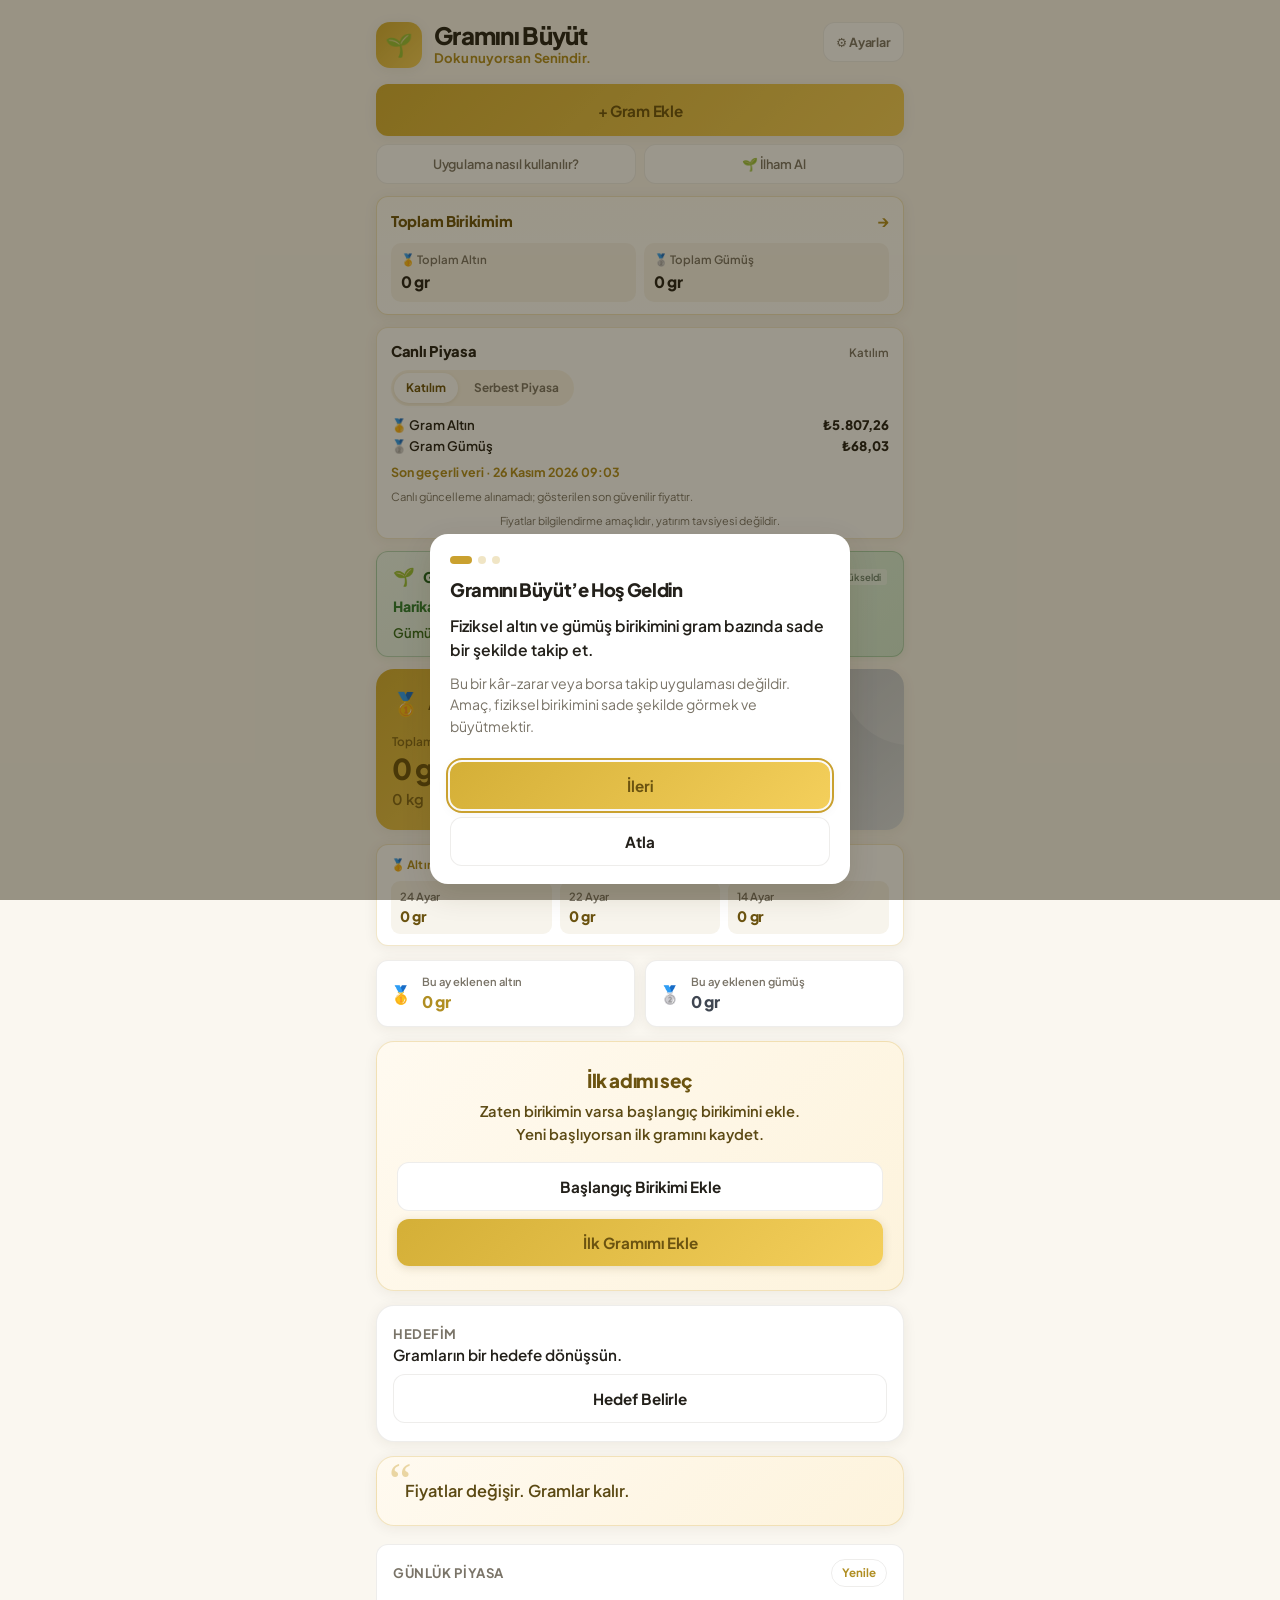
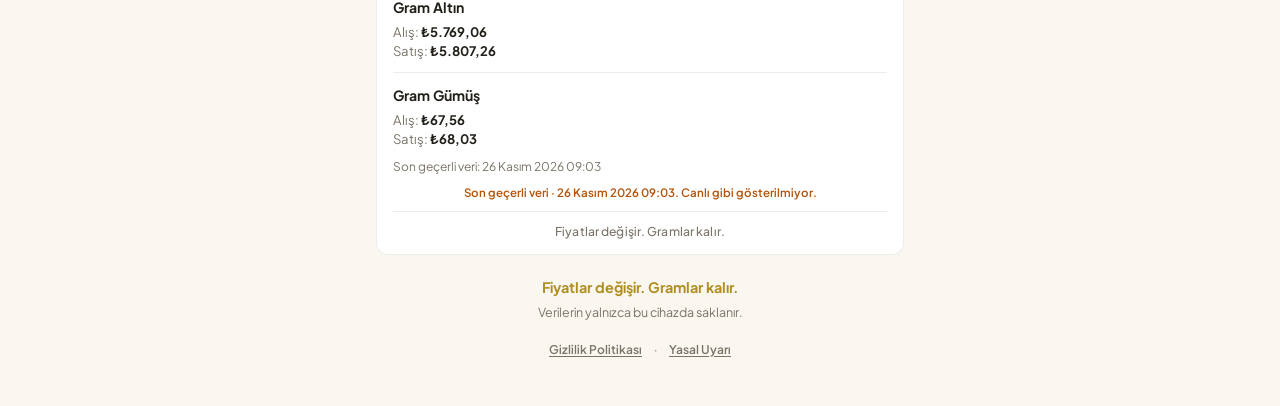
<file: index.html>
<!DOCTYPE html>
<html lang="tr">
<head>
  <meta charset="UTF-8">
  <meta name="viewport" content="width=device-width, initial-scale=1.0, viewport-fit=cover">
  <meta name="theme-color" content="#caa12f">
  <meta name="apple-mobile-web-app-capable" content="yes">
  <meta name="apple-mobile-web-app-title" content="Gramını Büyüt">
  <meta name="apple-mobile-web-app-status-bar-style" content="default">
  <meta name="description" content="Fiziksel altın ve külçe gümüş biriktirme alışkanlığı. Dokunuyorsan Senindir.">
  <title>Gramını Büyüt</title>
  <link rel="manifest" href="manifest.webmanifest">
  <link rel="icon" href="favicon.ico" sizes="48x48">
  <link rel="icon" href="icons/icon.svg" type="image/svg+xml">
  <link rel="icon" href="icons/icon-192.png" sizes="192x192" type="image/png">
  <link rel="apple-touch-icon" href="icons/apple-touch-icon.png">
  <link rel="stylesheet" href="styles.css?v=48">
  <link rel="preconnect" href="https://fonts.googleapis.com">
  <link rel="preconnect" href="https://fonts.gstatic.com" crossorigin>
  <link href="https://fonts.googleapis.com/css2?family=Plus+Jakarta+Sans:wght@400;500;600;700;800&display=swap" rel="stylesheet">
</head>
<body>
  <div class="app">
    <header class="header">
      <div class="header-row">
        <div class="brand" id="brand-home-btn" role="button" tabindex="0" aria-label="Ana sayfaya dön">
          <span class="brand-logo" aria-hidden="true">🌱</span>
          <div class="brand-text">
            <h1 class="brand-title" id="brand-title">Gramını Büyüt</h1>
            <p class="brand-tagline">Dokunuyorsan Senindir.</p>
            <p class="brand-greeting hidden" id="brand-greeting"></p>
          </div>
        </div>
        <button type="button" class="header-settings-btn" id="open-settings-btn" aria-label="Ayarlar">⚙ Ayarlar</button>
      </div>
    </header>

    <!-- ANA EKRAN -->
    <main class="view" id="home-view">
      <div class="home-cta-block">
        <button type="button" class="btn btn-primary btn-block home-cta-primary" id="open-add-btn" aria-label="Gram Ekle">+ Gram Ekle</button>
        <div class="home-help-wrap">
          <button type="button" class="home-help-btn" id="open-onboarding-btn">Uygulama nasıl kullanılır?</button>
          <button type="button" class="home-inspiration-btn" id="open-inspiration-btn">🌱 İlham Al</button>
        </div>
      </div>

      <button type="button" class="home-summary-card" id="home-summary-card" aria-label="Toplam Birikimim ekranını aç">
        <div class="home-summary-head">
          <span class="home-summary-title">Toplam Birikimim</span>
          <span class="home-summary-chevron" aria-hidden="true">→</span>
        </div>
        <div class="home-summary-grid">
          <div class="home-summary-item">
            <span class="home-summary-label">🥇 Toplam Altın</span>
            <span class="home-summary-value" id="home-summary-gold">0 gr</span>
          </div>
          <div class="home-summary-item">
            <span class="home-summary-label">🥈 Toplam Gümüş</span>
            <span class="home-summary-value" id="home-summary-silver">0 gr</span>
          </div>
        </div>
      </button>

      <section class="live-market-card" id="live-market-card" aria-labelledby="live-market-title">
        <div class="live-market-head">
          <h2 class="live-market-title" id="live-market-title">Canlı Piyasa</h2>
          <span class="live-market-source-label" id="live-market-source-label" aria-hidden="true"></span>
        </div>
        <div class="market-source-picker" role="tablist" aria-label="Piyasa kaynağı">
          <button type="button" class="market-source-btn active" data-source="participation" role="tab" aria-selected="true">Katılım</button>
          <button type="button" class="market-source-btn" data-source="freeMarket" role="tab" aria-selected="false">Serbest Piyasa</button>
        </div>
        <div class="live-market-body" id="live-market-body"></div>
        <p class="live-market-disclaimer">Fiyatlar bilgilendirme amaçlıdır, yatırım tavsiyesi değildir.</p>
      </section>

      <section class="daily-news-card" id="daily-news-card" aria-labelledby="daily-news-title">
        <div class="daily-news-head">
          <span class="daily-news-icon" aria-hidden="true">🌱</span>
          <h2 class="daily-news-title" id="daily-news-title">Günün Haberi</h2>
          <span class="daily-news-tag hidden" id="daily-news-tag" role="status" aria-live="polite"></span>
        </div>
        <p class="daily-news-lead" id="daily-news-lead"></p>
        <p class="daily-news-body" id="daily-news-body"></p>
      </section>

      <section class="totals">
        <article class="total-card total-gold">
          <div class="total-card-head">
            <span class="total-icon" aria-hidden="true">🥇</span>
            <span class="total-name">Altın</span>
          </div>
          <p class="total-label">Toplam Altın Gramı</p>
          <p class="total-grams" id="gold-total-grams">0 gr</p>
          <p class="total-kg" id="gold-total-kg">0 kg</p>
          <p class="total-estimate hidden" id="gold-total-estimate"></p>
        </article>

        <article class="total-card total-silver">
          <div class="total-card-head">
            <span class="total-icon" aria-hidden="true">🥈</span>
            <span class="total-name">Gümüş</span>
          </div>
          <p class="total-label">Toplam Gümüş Gramı</p>
          <p class="total-grams" id="silver-total-grams">0 gr</p>
          <p class="total-kg" id="silver-total-kg">0 kg</p>
          <p class="total-estimate hidden" id="silver-total-estimate"></p>
        </article>
      </section>

      <section class="purity-strip" id="gold-purity-strip">
        <span class="purity-strip-label">🥇 Altın ayar kırılımı</span>
        <div class="purity-breakdown" id="gold-purity-breakdown"></div>
      </section>

      <section class="month-bar">
        <div class="month-stat month-gold">
          <span class="month-stat-icon" aria-hidden="true">🥇</span>
          <div class="month-stat-text">
            <span class="month-stat-label">Bu ay eklenen altın</span>
            <span class="month-stat-value" id="gold-month-grams">0 gr</span>
          </div>
        </div>
        <div class="month-stat month-silver">
          <span class="month-stat-icon" aria-hidden="true">🥈</span>
          <div class="month-stat-text">
            <span class="month-stat-label">Bu ay eklenen gümüş</span>
            <span class="month-stat-value" id="silver-month-grams">0 gr</span>
          </div>
        </div>
      </section>

      <section class="start-card hidden" id="start-card">
        <h2 class="start-card-title">İlk adımı seç</h2>
        <p class="start-card-text">Zaten birikimin varsa başlangıç birikimini ekle.<br>Yeni başlıyorsan ilk gramını kaydet.</p>
        <div class="start-card-actions">
          <button type="button" class="btn btn-ghost start-card-btn" id="start-card-initial-btn">Başlangıç Birikimi Ekle</button>
          <button type="button" class="btn btn-primary start-card-btn" id="start-card-first-gram-btn">İlk Gramımı Ekle</button>
        </div>
      </section>

      <section class="journey-card" id="journey-card">
        <div class="journey-row">
          <span class="journey-label">İlk gram</span>
          <span class="journey-value" id="journey-first-date">—</span>
        </div>
        <div class="journey-row">
          <span class="journey-label" id="journey-days-label">Gramını büyütmeye başlayalı</span>
          <span class="journey-value" id="journey-days">—</span>
        </div>
        <div class="journey-row journey-rhythm">
          <span class="journey-label">Birikim ritmi</span>
          <span class="journey-value" id="journey-rhythm">—</span>
        </div>
      </section>

      <section class="goal-card" id="goal-card"></section>

      <section class="motivation-card" id="motivation-card">
        <span class="motivation-quote-mark" aria-hidden="true">“</span>
        <p class="motivation-text" id="motivation-text"></p>
      </section>

      <section class="market-card" id="market-card">
        <div class="market-card-head">
          <h2 class="market-card-title">Günlük Piyasa</h2>
          <button type="button" class="market-refresh-btn" id="market-refresh-btn" aria-label="Fiyatları yenile">Yenile</button>
        </div>
        <div class="market-card-body" id="market-card-body"></div>
        <p class="market-card-foot">Fiyatlar değişir. Gramlar kalır.</p>
      </section>

      <footer class="footer">
        <p class="footer-tagline">Fiyatlar değişir. Gramlar kalır.</p>
        <p class="footer-note">Verilerin yalnızca bu cihazda saklanır.</p>
        <nav class="footer-legal" aria-label="Yasal bilgiler">
          <a href="./privacy-policy.html">Gizlilik Politikası</a>
          <span class="footer-legal-sep" aria-hidden="true">·</span>
          <a href="./legal-notice.html">Yasal Uyarı</a>
        </nav>
      </footer>
    </main>

    <!-- AYARLAR -->
    <main class="view hidden" id="settings-view">
      <button type="button" class="btn-back" id="settings-back-btn"><span aria-hidden="true">←</span> Panoma Dön</button>
      <section class="card settings-card">
        <h2 class="card-title">Ayarlar</h2>
        <p class="card-desc">Uygulama bilgileri ve yasal sayfalar.</p>
        <div class="settings-list" role="list">
          <div class="settings-row" role="listitem">
            <span class="settings-row-label">Uygulama Sürümü</span>
            <span class="settings-row-value" id="settings-app-version">—</span>
          </div>
          <a class="settings-link" role="listitem" href="./privacy-policy.html">Gizlilik Politikası</a>
          <a class="settings-link" role="listitem" href="./legal-notice.html">Yasal Uyarı</a>
          <button type="button" class="settings-link settings-link-btn" id="settings-about-btn" role="listitem">Uygulama Hakkında</button>
        </div>
      </section>
    </main>

    <!-- KAYIT EKLE / DÜZENLE -->
    <main class="view hidden" id="add-view">
      <button type="button" class="btn-back" id="add-back-btn"><span aria-hidden="true">←</span> Panoma Dön</button>
      <section class="card">
        <h2 class="card-title" id="add-title">Gram Ekle</h2>
        <p class="card-desc" id="add-desc">Biriktirdiğin fiziksel altın veya gümüşü ekle.</p>

        <form id="record-form" class="record-form">
          <div class="field">
            <span class="field-label">Varlık türü</span>
            <div class="segment" id="asset-segment" role="tablist">
              <button type="button" class="segment-btn active" data-asset="gold" role="tab">🥇 Altın</button>
              <button type="button" class="segment-btn" data-asset="silver" role="tab">🥈 Gümüş</button>
            </div>
          </div>

          <div class="field" id="purity-field">
            <span class="field-label">Ayar</span>
            <div class="segment segment-purity" id="purity-segment" role="tablist"></div>
          </div>

          <div class="field">
            <label class="field-label" for="item-type">Ürün türü</label>
            <select id="item-type" class="select-input"></select>
          </div>

          <div class="field" id="quantity-field">
            <label class="field-label" for="quantity">Adet</label>
            <div class="stepper">
              <button type="button" class="stepper-btn" id="qty-minus" aria-label="Azalt">−</button>
              <input type="number" id="quantity" class="stepper-input" min="1" step="1" value="1" inputmode="numeric">
              <button type="button" class="stepper-btn" id="qty-plus" aria-label="Artır">+</button>
            </div>
          </div>

          <div class="field hidden" id="grams-field">
            <label class="field-label" for="grams-input">Gram</label>
            <div class="grams-input-wrap">
              <input type="number" id="grams-input" class="text-input" min="0.01" step="any" placeholder="0" inputmode="decimal">
              <span class="grams-unit">gr</span>
            </div>
          </div>

          <p class="grams-preview" id="grams-preview" aria-live="polite"></p>

          <div class="field">
            <label class="field-label" for="record-date">Tarih</label>
            <input type="date" id="record-date" class="text-input">
          </div>

          <div class="field">
            <label class="field-label" for="record-note">Not <span class="field-optional">(opsiyonel)</span></label>
            <input type="text" id="record-note" class="text-input" maxlength="140" placeholder="Örn: Bayram harçlığıyla aldım">
          </div>

          <button type="submit" class="btn btn-primary btn-block" id="record-submit">Kaydet</button>
        </form>
      </section>
    </main>

    <!-- TOPLAM BİRİKİMİM -->
    <main class="view hidden" id="history-view">
      <button type="button" class="btn-back" id="history-back-btn"><span aria-hidden="true">←</span> Panoma Dön</button>
      <section class="card">
        <h2 class="card-title">Toplam Birikimim</h2>
        <p class="card-desc">Tüm altın ve gümüş birikimin tek yerde.</p>

        <!-- Üst özet -->
        <div class="summary-block">
          <div class="summary-totals">
            <div class="summary-total summary-gold">
              <span class="summary-total-label">🥇 Toplam Altın</span>
              <span class="summary-total-value" id="summary-gold-total">0 gr</span>
            </div>
            <div class="summary-total summary-silver">
              <span class="summary-total-label">🥈 Toplam Gümüş</span>
              <span class="summary-total-value" id="summary-silver-total">0 gr</span>
            </div>
          </div>
          <div class="summary-purity">
            <span class="summary-purity-title">Altın ayar kırılımı</span>
            <div class="purity-breakdown" id="summary-purity-breakdown"></div>
          </div>
        </div>

        <!-- Tahmini değer opsiyonu (ikincil) -->
        <div class="estimate-option">
          <label class="switch-row" for="estimate-toggle">
            <span class="switch-text">Bugünkü tahmini değerini görmek ister misin?</span>
            <span class="switch">
              <input type="checkbox" id="estimate-toggle">
              <span class="switch-track" aria-hidden="true"></span>
            </span>
          </label>
          <div id="estimate-panel" class="estimate-panel hidden"></div>
        </div>

        <div class="initial-edit-wrap hidden" id="initial-edit-wrap">
          <button type="button" class="btn btn-ghost btn-block initial-edit-btn" id="edit-initial-records-btn">Başlangıç Birikimlerimi Düzenle</button>
        </div>

        <!-- Kayıt listesi -->
        <div class="savings-list-section" id="history-records-section">
          <div class="savings-list-header">
            <h3 class="savings-list-title">Kayıtlar</h3>
            <button
              type="button"
              class="savings-list-toggle"
              id="history-records-toggle"
              aria-expanded="false"
              aria-controls="history-records-panel"
            >Kayıtları Göster</button>
          </div>
          <div id="history-records-panel" class="history-records-panel hidden">
            <div id="history-list"></div>
            <p id="history-empty" class="empty-text hidden">Henüz gram eklemedin. İlk gramını eklemeye ne dersin?</p>
          </div>
        </div>
      </section>
    </main>

    <!-- KUTLAMA -->
    <div id="celebrate-overlay" class="modal-overlay hidden">
      <div class="modal celebrate-modal">
        <span class="celebrate-emoji" aria-hidden="true">🎉</span>
        <h2 class="celebrate-title">Tebrikler!</h2>
        <p class="celebrate-lead">Bugün gelecekteki kendin için harika bir şey yaptın.</p>
        <ul class="celebrate-stats" id="celebrate-stats"></ul>
        <p class="celebrate-footer">Gramını büyütmeye devam et.</p>
        <button type="button" class="btn btn-primary btn-block" id="celebrate-close">Panoma Dön</button>
      </div>
    </div>

    <!-- BAŞLANGIÇ BİRİKİMİ -->
    <div id="initial-overlay" class="modal-overlay hidden">
      <div class="modal modal-compact initial-modal">
        <h3 class="modal-title" id="initial-modal-title">Başlangıç Birikimi</h3>
        <p class="modal-lead">Uygulamaya başlamadan önce sahip olduğun altın ve gümüşleri tek seferde ekleyebilirsin.</p>
        <form id="initial-form" class="initial-form">
          <div class="field">
            <span class="field-label">Varlık</span>
            <div class="segment" id="initial-asset-segment" role="tablist">
              <button type="button" class="segment-btn active" data-asset="gold" role="tab">🥇 Altın</button>
              <button type="button" class="segment-btn" data-asset="silver" role="tab">🥈 Gümüş</button>
            </div>
          </div>
          <div class="field" id="initial-purity-field">
            <span class="field-label">Ayar</span>
            <div class="segment segment-purity" id="initial-purity-segment" role="tablist"></div>
          </div>
          <div class="field">
            <label class="field-label" for="initial-grams-input">Gram</label>
            <div class="grams-input-wrap">
              <input type="number" id="initial-grams-input" class="text-input" min="0.01" step="any" placeholder="0" inputmode="decimal" required>
              <span class="grams-unit">gr</span>
            </div>
          </div>
          <p class="initial-save-notice hidden" id="initial-save-notice" role="status">✓ Başlangıç birikimi kaydedildi.<br>İstersen başka bir birikim daha ekleyebilirsin.</p>
          <button type="submit" class="btn btn-primary btn-block">Kaydet</button>
          <button type="button" class="btn btn-ghost btn-block" id="initial-cancel-btn">Vazgeç</button>
        </form>
        <p class="initial-count-note hidden" id="initial-count-note"></p>
        <button type="button" class="btn btn-ghost btn-block hidden" id="initial-done-btn">Bitir</button>
      </div>
    </div>

    <!-- SİL ONAY -->
    <div id="delete-overlay" class="modal-overlay hidden">
      <div class="modal modal-compact">
        <h3 class="modal-title">Kaydı Sil</h3>
        <p class="modal-lead">Bu kaydı silmek istediğine emin misin?</p>
        <p class="delete-record-name" id="delete-record-name"></p>
        <p class="modal-warning">Bu işlem geri alınamaz.</p>
        <div class="modal-actions">
          <button type="button" class="btn btn-ghost" id="delete-cancel">Vazgeç</button>
          <button type="button" class="btn btn-danger" id="delete-confirm">Sil</button>
        </div>
      </div>
    </div>

    <!-- HEDEF -->
    <div id="goal-overlay" class="modal-overlay hidden">
      <div class="modal modal-compact goal-modal">
        <h3 class="modal-title" id="goal-modal-title">Hedef Belirle</h3>
        <p class="modal-lead">Fiziksel birikim hedefini gram üzerinden belirle.</p>
        <form id="goal-form" class="goal-form">
          <div class="field">
            <span class="field-label">Varlık</span>
            <div class="segment" id="goal-asset-segment" role="tablist">
              <button type="button" class="segment-btn active" data-asset="gold" role="tab">🥇 Altın</button>
              <button type="button" class="segment-btn" data-asset="silver" role="tab">🥈 Gümüş</button>
            </div>
          </div>
          <div class="field">
            <label class="field-label" for="goal-title">Hedef adı</label>
            <input type="text" id="goal-title" class="text-input" maxlength="80" placeholder="Ör. İlk bahçeli evim için" required>
          </div>
          <div class="field">
            <label class="field-label" for="goal-target-grams">Hedef gram</label>
            <div class="grams-input-wrap">
              <input type="number" id="goal-target-grams" class="text-input" min="0.01" step="any" placeholder="10" inputmode="decimal" required>
              <span class="grams-unit">gr</span>
            </div>
          </div>
          <button type="submit" class="btn btn-primary btn-block">Kaydet</button>
          <button type="button" class="btn btn-danger btn-block hidden" id="goal-delete-btn">Hedefi Sil</button>
          <button type="button" class="btn btn-ghost btn-block" id="goal-cancel-btn">Vazgeç</button>
        </form>
      </div>
    </div>

    <!-- HOŞ GELDİN / UYGULAMA HAKKINDA (çok adımlı) -->
    <div id="onboarding-overlay" class="modal-overlay onboarding-overlay hidden" aria-hidden="true">
      <div class="modal onboarding-modal" role="dialog" aria-modal="true" aria-labelledby="onboarding-title" aria-describedby="onboarding-desc">
        <div class="onboarding-progress" aria-hidden="true">
          <span class="onboarding-dot" data-dot="0"></span>
          <span class="onboarding-dot" data-dot="1"></span>
          <span class="onboarding-dot" data-dot="2"></span>
        </div>

        <h2 class="onboarding-title" id="onboarding-title">Gramını Büyüt’e Hoş Geldin</h2>
        <div class="onboarding-body" id="onboarding-desc">
          <div class="onboarding-step" data-step="0">
            <p class="onboarding-lead">Fiziksel altın ve gümüş birikimini gram bazında sade bir şekilde takip et.</p>
            <p class="onboarding-note">Bu bir kâr-zarar veya borsa takip uygulaması değildir. Amaç, fiziksel birikimini sade şekilde görmek ve büyütmektir.</p>
          </div>

          <div class="onboarding-step hidden" data-step="1">
            <p class="onboarding-lead">Hesap açman gerekmez. Kayıtların bu cihazda saklanır.</p>
          </div>

          <div class="onboarding-step hidden" data-step="2">
            <p class="onboarding-lead">Birikim hızın değil, devam etmen önemli. Hazırsan ilk gramını ekle.</p>
            <p class="onboarding-subtitle">Kısa ipuçları</p>
            <ul class="onboarding-list onboarding-steps">
              <li><strong>Zaten birikimin varsa:</strong> &quot;Başlangıç Birikimi Ekle&quot; ile önceki altın ve gümüşlerini kaydedebilirsin.</li>
              <li><strong>Yeni alım:</strong> &quot;+ Gram Ekle&quot; ile aldığın altın veya gümüşü ekleyebilirsin.</li>
              <li><strong>Hedef ve takip:</strong> &quot;Hedefim&quot; ve &quot;Toplam Birikimim&quot; ile ilerlemeni görebilir, kayıtlarını düzenleyebilirsin.</li>
            </ul>
            <p class="onboarding-signoff">Dokunuyorsan senindir. 🥇🥈</p>
          </div>
        </div>

        <div class="onboarding-actions">
          <button type="button" class="btn btn-primary btn-block" id="onboarding-primary-btn" aria-label="İleri">İleri</button>
          <div class="onboarding-nav-row">
            <button type="button" class="btn btn-ghost onboarding-nav-btn hidden" id="onboarding-back-btn" aria-label="Geri">Geri</button>
            <button type="button" class="btn btn-ghost onboarding-nav-btn" id="onboarding-skip-btn" aria-label="Atla">Atla</button>
          </div>
        </div>
      </div>
    </div>

    <!-- İSİM (ilk açılışta bir kez) -->
    <div id="name-overlay" class="modal-overlay hidden">
      <div class="modal modal-compact">
        <span class="name-emoji" aria-hidden="true">🌱</span>
        <h3 class="modal-title">Adın nedir?</h3>
        <p class="modal-lead">Sana sıcak bir şekilde hitap edebilmek için.</p>
        <form id="name-form" class="name-form">
          <input type="text" id="name-input" class="text-input" maxlength="40" placeholder="Adın" autocomplete="given-name">
          <button type="submit" class="btn btn-primary btn-block">Başla</button>
        </form>
      </div>
    </div>

    <!-- İLHAM KARTLARI -->
    <div id="inspiration-overlay" class="modal-overlay hidden">
      <div class="modal inspiration-modal" role="dialog" aria-label="İlham Kartı">
        <p class="inspiration-category" id="inspiration-category"></p>
        <div class="inspiration-card-display">
          <p class="inspiration-text" id="inspiration-text"></p>
          <p class="inspiration-signoff">Gramını Büyüt 🌱</p>
        </div>
        <div class="inspiration-actions">
          <button type="button" class="btn btn-primary btn-block" id="inspiration-next-btn">Yeni Kart</button>
          <button type="button" class="btn btn-ghost btn-block" id="inspiration-close-btn">Kapat</button>
        </div>
      </div>
    </div>

    <!-- UYGULAMA HAKKINDA -->
    <div id="about-overlay" class="modal-overlay hidden" aria-hidden="true">
      <div class="modal about-modal" role="dialog" aria-modal="true" aria-labelledby="about-title">
        <h2 class="modal-title" id="about-title">Uygulama Hakkında</h2>
        <p class="modal-lead">Gramını Büyüt; fiziksel altın ve gümüş birikimini gram bazında sade şekilde takip etmen için tasarlandı.</p>
        <p class="about-text">Bu bir kâr-zarar veya borsa uygulaması değildir. Amaç, birikimini görmek ve düzenli tutmaktır.</p>
        <p class="about-signoff">Dokunuyorsan Senindir. 🥇🥈</p>
        <button type="button" class="btn btn-primary btn-block" id="about-close-btn">Kapat</button>
      </div>
    </div>

    <div id="toast" class="toast hidden"></div>
  </div>

  <script src="inspiration-cards.js?v=2"></script>
  <script src="daily-news-messages.js?v=3"></script>
  <script src="app.js?v=50"></script>
</body>
</html>
</file>
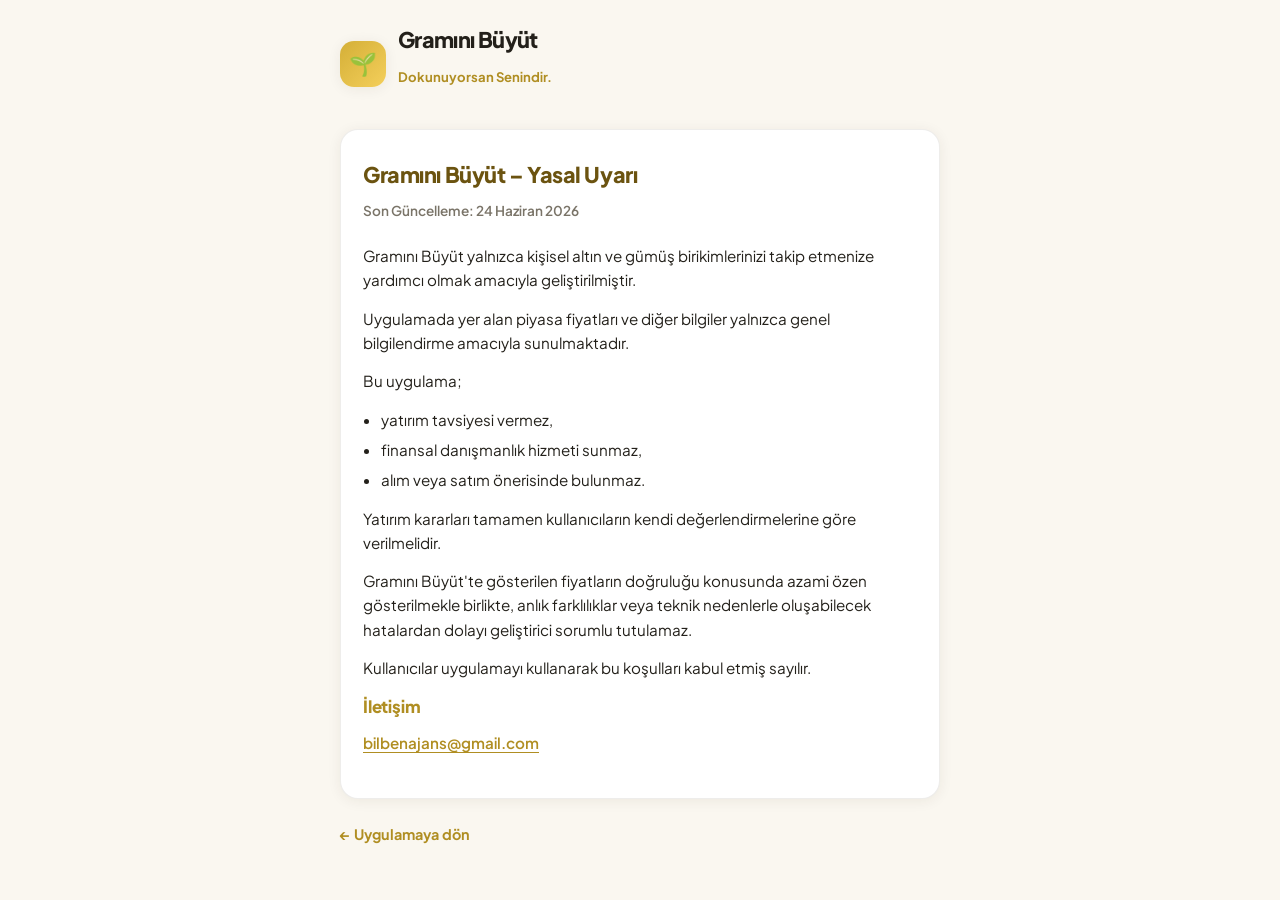
<file: legal-notice.html>
<!DOCTYPE html>
<html lang="tr">
<head>
  <meta charset="UTF-8">
  <meta name="viewport" content="width=device-width, initial-scale=1.0, viewport-fit=cover">
  <meta name="theme-color" content="#caa12f">
  <meta name="description" content="Gramını Büyüt uygulaması yasal uyarı.">
  <title>Yasal Uyarı – Gramını Büyüt</title>
  <link rel="icon" href="favicon.ico" sizes="48x48">
  <link rel="preconnect" href="https://fonts.googleapis.com">
  <link rel="preconnect" href="https://fonts.gstatic.com" crossorigin>
  <link href="https://fonts.googleapis.com/css2?family=Plus+Jakarta+Sans:wght@400;500;600;700;800&display=swap" rel="stylesheet">
  <link rel="stylesheet" href="legal-pages.css">
</head>
<body>
  <div class="page">
    <header class="brand">
      <span class="brand-logo" aria-hidden="true">🌱</span>
      <div>
        <p class="brand-title">Gramını Büyüt</p>
        <p class="brand-tagline">Dokunuyorsan Senindir.</p>
      </div>
    </header>

    <main class="card">
      <h1>Gramını Büyüt – Yasal Uyarı</h1>
      <p class="updated">Son Güncelleme: 24 Haziran 2026</p>

      <p>Gramını Büyüt yalnızca kişisel altın ve gümüş birikimlerinizi takip etmenize yardımcı olmak amacıyla geliştirilmiştir.</p>
      <p>Uygulamada yer alan piyasa fiyatları ve diğer bilgiler yalnızca genel bilgilendirme amacıyla sunulmaktadır.</p>

      <p>Bu uygulama;</p>
      <ul>
        <li>yatırım tavsiyesi vermez,</li>
        <li>finansal danışmanlık hizmeti sunmaz,</li>
        <li>alım veya satım önerisinde bulunmaz.</li>
      </ul>

      <p>Yatırım kararları tamamen kullanıcıların kendi değerlendirmelerine göre verilmelidir.</p>
      <p>Gramını Büyüt'te gösterilen fiyatların doğruluğu konusunda azami özen gösterilmekle birlikte, anlık farklılıklar veya teknik nedenlerle oluşabilecek hatalardan dolayı geliştirici sorumlu tutulamaz.</p>
      <p>Kullanıcılar uygulamayı kullanarak bu koşulları kabul etmiş sayılır.</p>

      <h2>İletişim</h2>
      <p><a href="mailto:bilbenajans@gmail.com">bilbenajans@gmail.com</a></p>
    </main>

    <a class="back-link" href="./index.html">← Uygulamaya dön</a>
  </div>
</body>
</html>
</file>
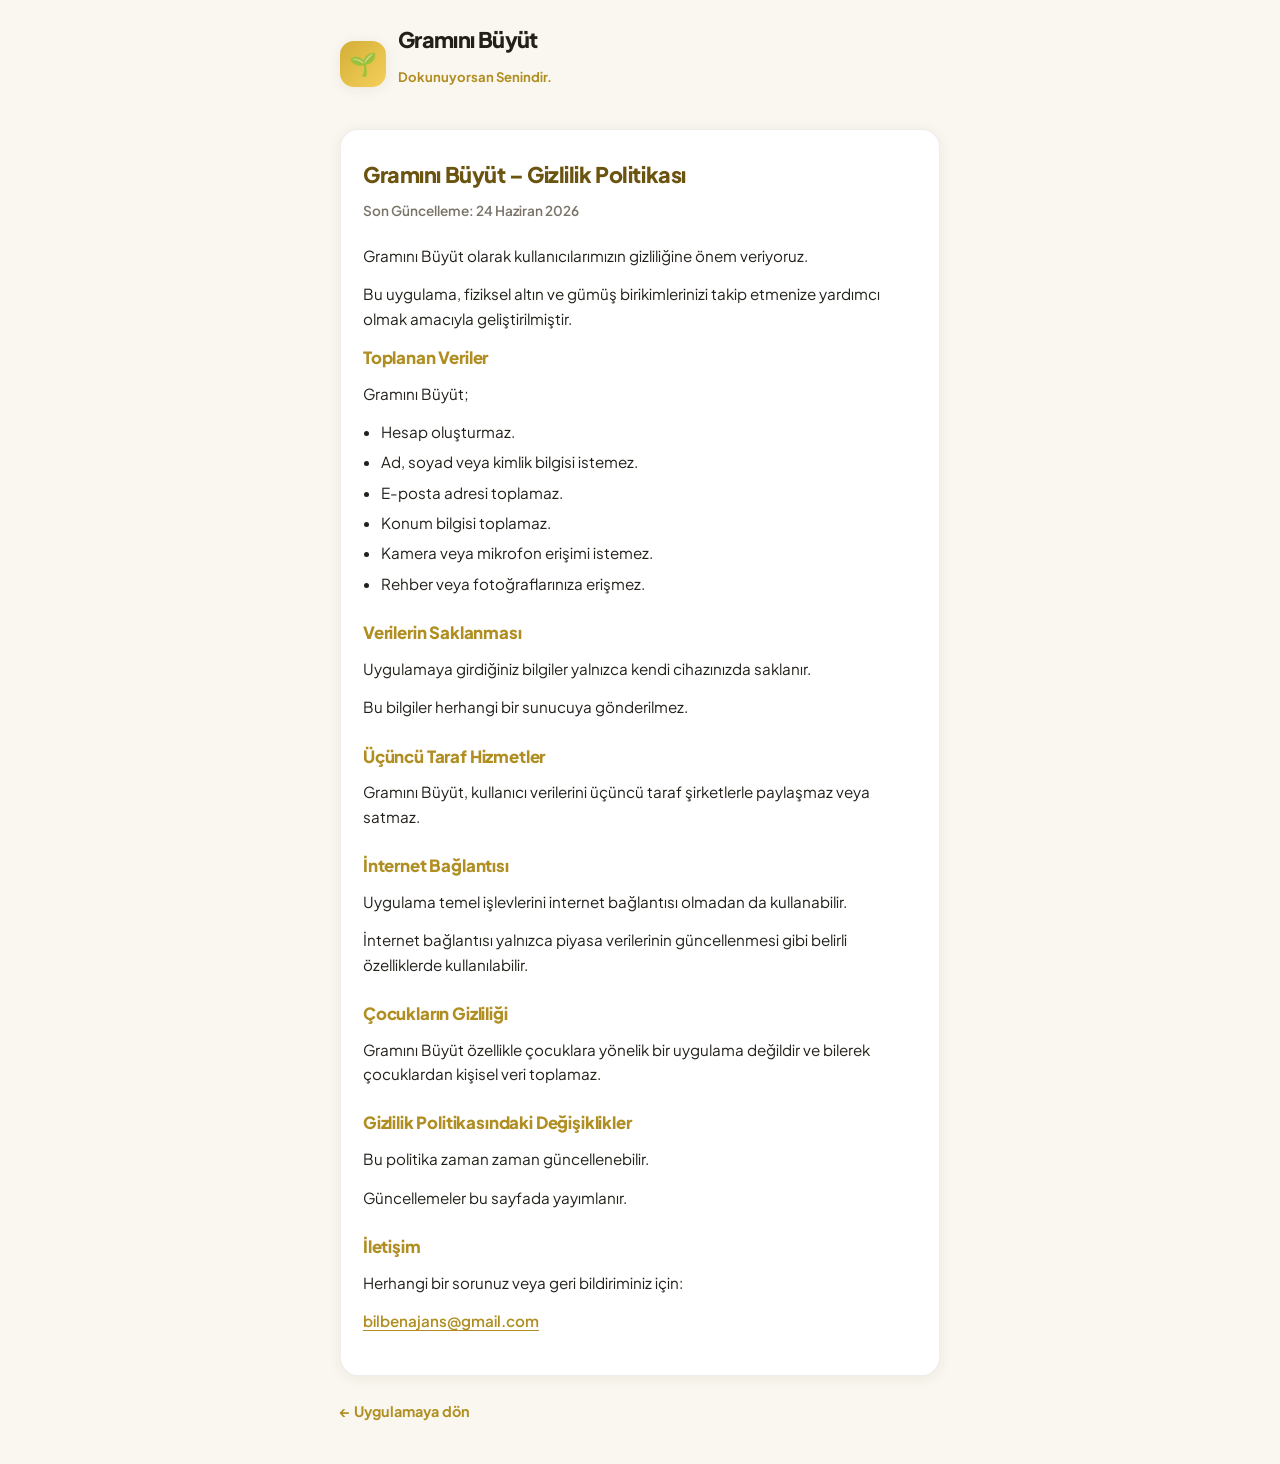
<file: privacy-policy.html>
<!DOCTYPE html>
<html lang="tr">
<head>
  <meta charset="UTF-8">
  <meta name="viewport" content="width=device-width, initial-scale=1.0, viewport-fit=cover">
  <meta name="theme-color" content="#caa12f">
  <meta name="description" content="Gramını Büyüt uygulaması gizlilik politikası.">
  <title>Gizlilik Politikası – Gramını Büyüt</title>
  <link rel="icon" href="favicon.ico" sizes="48x48">
  <link rel="preconnect" href="https://fonts.googleapis.com">
  <link rel="preconnect" href="https://fonts.gstatic.com" crossorigin>
  <link href="https://fonts.googleapis.com/css2?family=Plus+Jakarta+Sans:wght@400;500;600;700;800&display=swap" rel="stylesheet">
  <link rel="stylesheet" href="legal-pages.css">
</head>
<body>
  <div class="page">
    <header class="brand">
      <span class="brand-logo" aria-hidden="true">🌱</span>
      <div>
        <p class="brand-title">Gramını Büyüt</p>
        <p class="brand-tagline">Dokunuyorsan Senindir.</p>
      </div>
    </header>

    <main class="card">
      <h1>Gramını Büyüt – Gizlilik Politikası</h1>
      <p class="updated">Son Güncelleme: 24 Haziran 2026</p>

      <p>Gramını Büyüt olarak kullanıcılarımızın gizliliğine önem veriyoruz.</p>
      <p>Bu uygulama, fiziksel altın ve gümüş birikimlerinizi takip etmenize yardımcı olmak amacıyla geliştirilmiştir.</p>

      <h2>Toplanan Veriler</h2>
      <p>Gramını Büyüt;</p>
      <ul>
        <li>Hesap oluşturmaz.</li>
        <li>Ad, soyad veya kimlik bilgisi istemez.</li>
        <li>E-posta adresi toplamaz.</li>
        <li>Konum bilgisi toplamaz.</li>
        <li>Kamera veya mikrofon erişimi istemez.</li>
        <li>Rehber veya fotoğraflarınıza erişmez.</li>
      </ul>

      <h2>Verilerin Saklanması</h2>
      <p>Uygulamaya girdiğiniz bilgiler yalnızca kendi cihazınızda saklanır.</p>
      <p>Bu bilgiler herhangi bir sunucuya gönderilmez.</p>

      <h2>Üçüncü Taraf Hizmetler</h2>
      <p>Gramını Büyüt, kullanıcı verilerini üçüncü taraf şirketlerle paylaşmaz veya satmaz.</p>

      <h2>İnternet Bağlantısı</h2>
      <p>Uygulama temel işlevlerini internet bağlantısı olmadan da kullanabilir.</p>
      <p>İnternet bağlantısı yalnızca piyasa verilerinin güncellenmesi gibi belirli özelliklerde kullanılabilir.</p>

      <h2>Çocukların Gizliliği</h2>
      <p>Gramını Büyüt özellikle çocuklara yönelik bir uygulama değildir ve bilerek çocuklardan kişisel veri toplamaz.</p>

      <h2>Gizlilik Politikasındaki Değişiklikler</h2>
      <p>Bu politika zaman zaman güncellenebilir.</p>
      <p>Güncellemeler bu sayfada yayımlanır.</p>

      <h2>İletişim</h2>
      <p>Herhangi bir sorunuz veya geri bildiriminiz için:</p>
      <p><a href="mailto:bilbenajans@gmail.com">bilbenajans@gmail.com</a></p>
    </main>

    <a class="back-link" href="./index.html">← Uygulamaya dön</a>
  </div>
</body>
</html>
</file>
<file: styles.css>
*,
*::before,
*::after { box-sizing: border-box; margin: 0; padding: 0; }

:root {
  --bg: #faf7f0;
  --surface: #ffffff;
  --surface-2: #f7f4ec;
  --border: rgba(40, 30, 0, 0.08);
  --text: #23201a;
  --text-muted: #7a7468;
  --primary: #caa12f;
  --primary-hover: #b08e22;
  --danger: #dc2626;
  --radius: 18px;
  --radius-sm: 12px;
  --shadow: 0 2px 14px rgba(60, 45, 0, 0.07);
  --shadow-hover: 0 10px 30px rgba(60, 45, 0, 0.14);
  --gold-from: #d4af37;
  --gold-to: #f4cf5b;
  --gold-ink: #6b5310;
  --silver-from: #9aa1ab;
  --silver-to: #d7dce3;
  --silver-ink: #3f4651;
  --font: 'Plus Jakarta Sans', system-ui, -apple-system, sans-serif;
}

body {
  font-family: var(--font);
  background: var(--bg);
  color: var(--text);
  line-height: 1.5;
  min-height: 100vh;
  -webkit-font-smoothing: antialiased;
}

.app {
  max-width: 560px;
  margin: 0 auto;
  padding: 22px 16px calc(40px + env(safe-area-inset-bottom));
}

/* Header */
.header { margin-bottom: 16px; }

.header-row {
  display: flex;
  align-items: flex-start;
  justify-content: space-between;
  gap: 10px;
}

.brand {
  display: flex;
  align-items: center;
  gap: 12px;
  cursor: pointer;
  min-width: 0;
  flex: 1;
}

.brand:hover { opacity: 0.88; }

.brand:focus-visible {
  outline: 2px solid var(--primary);
  outline-offset: 4px;
  border-radius: var(--radius-sm);
}

.header-settings-btn {
  flex-shrink: 0;
  min-height: 40px;
  padding: 8px 12px;
  border: 1px solid var(--border);
  border-radius: var(--radius-sm);
  background: var(--surface);
  color: var(--text-muted);
  font: inherit;
  font-size: 0.78rem;
  font-weight: 700;
  letter-spacing: -0.01em;
  cursor: pointer;
  white-space: nowrap;
  max-width: 42%;
  overflow: hidden;
  text-overflow: ellipsis;
  transition: background 0.15s ease, color 0.15s ease, border-color 0.15s ease;
}

.header-settings-btn:hover {
  background: var(--surface-2);
  color: var(--text);
  border-color: rgba(202, 161, 47, 0.28);
}

.header-settings-btn:focus-visible {
  outline: 2px solid var(--primary);
  outline-offset: 2px;
}

.brand-logo {
  width: 46px; height: 46px;
  display: flex; align-items: center; justify-content: center;
  border-radius: 14px;
  font-size: 1.4rem;
  background: linear-gradient(135deg, var(--gold-from), var(--gold-to));
  box-shadow: var(--shadow);
  flex-shrink: 0;
}

.brand-title {
  font-size: 1.5rem;
  font-weight: 800;
  letter-spacing: -0.03em;
  line-height: 1.1;
}

.brand-tagline {
  color: var(--primary-hover);
  font-size: 0.82rem;
  font-weight: 700;
  letter-spacing: 0.01em;
}

.brand-greeting {
  margin-top: 3px;
  font-size: 0.92rem;
  font-weight: 600;
  color: var(--text-muted);
  letter-spacing: -0.01em;
}

/* Views */
.view { animation: fade-in 0.25s ease; }
.hidden { display: none !important; }

@keyframes fade-in {
  from { opacity: 0; transform: translateY(6px); }
  to { opacity: 1; transform: translateY(0); }
}

/* Home primary CTA + secondary help / inspiration */
.home-cta-block {
  display: flex;
  flex-direction: column;
  gap: 8px;
  margin-top: 2px;
  margin-bottom: 12px;
}

.home-cta-primary {
  min-height: 52px;
  font-size: 1.05rem;
  font-weight: 800;
  letter-spacing: -0.02em;
}

.home-summary-card {
  display: block;
  width: 100%;
  margin: 0 0 12px;
  padding: 12px 14px;
  border: 1px solid rgba(202, 161, 47, 0.28);
  border-radius: var(--radius-sm);
  background: linear-gradient(180deg, #fffdf7 0%, var(--surface) 100%);
  box-shadow: var(--shadow);
  text-align: left;
  font: inherit;
  color: inherit;
  cursor: pointer;
  transition: transform 0.12s ease, box-shadow 0.15s ease, border-color 0.15s ease;
}

.home-summary-card:hover {
  box-shadow: var(--shadow-hover);
  border-color: rgba(202, 161, 47, 0.42);
}

.home-summary-card:active { transform: scale(0.99); }

.home-summary-card:focus-visible {
  outline: 2px solid var(--primary);
  outline-offset: 2px;
}

.home-summary-head {
  display: flex;
  align-items: center;
  justify-content: space-between;
  gap: 8px;
  margin-bottom: 10px;
}

.home-summary-title {
  font-size: 0.92rem;
  font-weight: 800;
  letter-spacing: -0.02em;
  color: var(--gold-ink);
}

.home-summary-chevron {
  color: var(--primary-hover);
  font-weight: 700;
  font-size: 1rem;
}

.home-summary-grid {
  display: grid;
  grid-template-columns: 1fr 1fr;
  gap: 8px;
}

.home-summary-item {
  min-width: 0;
  padding: 8px 10px;
  border-radius: 10px;
  background: var(--surface-2);
}

.home-summary-label {
  display: block;
  font-size: 0.72rem;
  font-weight: 600;
  color: var(--text-muted);
  margin-bottom: 2px;
}

.home-summary-value {
  display: block;
  font-size: 0.98rem;
  font-weight: 800;
  letter-spacing: -0.02em;
  color: var(--text);
  overflow-wrap: anywhere;
}

@media (max-width: 320px) {
  .home-summary-grid { gap: 6px; }
  .home-summary-item { padding: 7px 8px; }
  .home-summary-value { font-size: 0.9rem; }
  .header-settings-btn {
    padding: 8px 10px;
    font-size: 0.72rem;
  }
}

.home-help-wrap {
  display: flex;
  flex-direction: row;
  flex-wrap: wrap;
  justify-content: center;
  align-items: stretch;
  gap: 8px;
}

.home-help-btn,
.home-inspiration-btn {
  display: inline-flex;
  align-items: center;
  justify-content: center;
  min-height: 40px;
  padding: 8px 12px;
  border: 1px solid var(--border);
  border-radius: var(--radius-sm);
  font: inherit;
  font-size: 0.8rem;
  font-weight: 600;
  letter-spacing: -0.01em;
  line-height: 1.25;
  text-align: center;
  cursor: pointer;
  flex: 1 1 140px;
  max-width: 100%;
  background: var(--surface);
  color: var(--text-muted);
  box-shadow: none;
  transition: transform 0.12s ease, background 0.15s ease, color 0.15s ease, border-color 0.15s ease;
}

.home-help-btn:hover,
.home-inspiration-btn:hover {
  background: var(--surface-2);
  color: var(--text);
  border-color: rgba(202, 161, 47, 0.28);
}

.home-help-btn:active,
.home-inspiration-btn:active { transform: scale(0.98); }

.home-help-btn:focus-visible,
.home-inspiration-btn:focus-visible {
  outline: 2px solid var(--primary);
  outline-offset: 3px;
}

@media (max-width: 400px) {
  .home-help-wrap {
    flex-direction: column;
    align-items: stretch;
  }

  .home-help-btn,
  .home-inspiration-btn {
    flex: none;
    width: 100%;
  }
}

@media (max-width: 320px) {
  .home-cta-primary {
    min-height: 48px;
    font-size: 1rem;
    padding-left: 12px;
    padding-right: 12px;
  }

  .home-help-btn,
  .home-inspiration-btn {
    font-size: 0.76rem;
    padding: 8px 10px;
  }
}

/* Canlı Piyasa (kompakt üst kart) */
.live-market-card {
  background: var(--surface);
  border: 1px solid rgba(202, 161, 47, 0.22);
  border-radius: var(--radius-sm);
  padding: 12px 14px 10px;
  margin-bottom: 12px;
  box-shadow: var(--shadow);
}

.live-market-head {
  display: flex;
  align-items: baseline;
  justify-content: space-between;
  gap: 8px;
  margin-bottom: 8px;
}

.live-market-title {
  font-size: 0.92rem;
  font-weight: 800;
  letter-spacing: -0.02em;
  margin: 0;
}

.live-market-source-label {
  font-size: 0.72rem;
  font-weight: 600;
  color: var(--text-muted);
  white-space: nowrap;
}

.market-source-picker {
  display: inline-flex;
  gap: 4px;
  padding: 3px;
  margin-bottom: 10px;
  background: rgba(202, 161, 47, 0.1);
  border-radius: 999px;
}

.market-source-btn {
  border: none;
  background: transparent;
  color: var(--text-muted);
  font: inherit;
  font-size: 0.74rem;
  font-weight: 700;
  padding: 6px 12px;
  border-radius: 999px;
  cursor: pointer;
  transition: background 0.15s ease, color 0.15s ease;
}

.market-source-btn.active {
  background: var(--surface);
  color: var(--gold-ink);
  box-shadow: 0 1px 4px rgba(107, 83, 16, 0.12);
}

.market-source-btn:focus-visible {
  outline: 2px solid var(--primary);
  outline-offset: 2px;
}

.market-source-btn--disabled,
.market-source-btn:disabled {
  opacity: 0.55;
  cursor: not-allowed;
  box-shadow: none;
}

.market-source-btn--disabled.active,
.market-source-btn:disabled.active {
  background: transparent;
  color: var(--text-muted);
  box-shadow: none;
}

.market-source-soon {
  display: inline-block;
  margin-left: 4px;
  padding: 1px 6px;
  border-radius: 999px;
  font-size: 0.62rem;
  font-weight: 800;
  letter-spacing: 0.02em;
  text-transform: lowercase;
  background: rgba(107, 83, 16, 0.12);
  color: var(--text-muted);
  vertical-align: middle;
}

.live-market-row {
  display: flex;
  align-items: center;
  justify-content: space-between;
  gap: 8px;
  font-size: 0.82rem;
  line-height: 1.35;
  margin: 0 0 4px;
}

.live-market-row--muted {
  opacity: 0.65;
}

.live-market-row-label {
  font-weight: 600;
  flex-shrink: 0;
}

.live-market-row-value {
  font-weight: 800;
  text-align: right;
  min-width: 0;
}

.live-market-change {
  display: inline-block;
  margin-left: 6px;
  font-size: 0.72rem;
  font-weight: 700;
  white-space: nowrap;
}

.live-market-change--up { color: #1a7f4b; }
.live-market-change--down { color: #b42318; }

.live-market-updated {
  font-size: 0.7rem;
  color: var(--text-muted);
  margin: 6px 0 0;
}

.live-market-stale {
  font-size: 0.78rem;
  font-weight: 700;
  color: var(--primary-hover);
  margin: 8px 0 0;
}

.live-market-unavailable {
  font-size: 0.8rem;
  color: var(--text-muted);
  margin: 0;
}

.live-market-disclaimer {
  font-size: 0.68rem;
  color: var(--text-muted);
  line-height: 1.4;
  margin: 8px 0 0;
  text-align: center;
}

/* Günün Haberi (V1.2 — her zaman olumlu, yeşil ton) */
.daily-news-card {
  background: linear-gradient(140deg, #edf7ee, #d4ecd6);
  border: 1px solid rgba(46, 125, 50, 0.28);
  border-radius: var(--radius-sm);
  padding: 14px 16px;
  margin-bottom: 12px;
  box-shadow: 0 2px 10px rgba(46, 125, 50, 0.1);
}

.daily-news-head {
  display: flex;
  align-items: center;
  flex-wrap: wrap;
  gap: 8px;
  margin-bottom: 8px;
}

.daily-news-icon {
  font-size: 1.1rem;
  line-height: 1;
}

.daily-news-title {
  font-size: 0.92rem;
  font-weight: 800;
  letter-spacing: -0.02em;
  color: #1b5e20;
  margin: 0;
  flex: 1 1 auto;
}

.daily-news-tag {
  font-size: 0.6rem;
  font-weight: 600;
  color: #5a7260;
  background: rgba(255, 255, 255, 0.5);
  border: none;
  border-radius: 3px;
  padding: 2px 6px;
  white-space: nowrap;
  line-height: 1.25;
  cursor: default;
  pointer-events: none;
  user-select: none;
  letter-spacing: 0.01em;
  opacity: 0.88;
}

.daily-news-lead {
  font-size: 0.88rem;
  font-weight: 800;
  color: #2e7d32;
  margin: 0 0 6px;
}

.daily-news-card--calm .daily-news-lead {
  font-weight: 700;
  color: #2e6b32;
}

.daily-news-card--calm {
  background: linear-gradient(140deg, #f0f8f1, #dcefe0);
  border-color: rgba(46, 125, 50, 0.2);
  box-shadow: 0 2px 8px rgba(46, 125, 50, 0.08);
}

.daily-news-card--calm .daily-news-tag {
  background: rgba(255, 255, 255, 0.65);
  color: #5a7260;
}

.daily-news-body {
  font-size: 0.82rem;
  font-weight: 600;
  color: #33691e;
  line-height: 1.45;
  margin: 0;
}

/* Total cards (en önemli metrikler) */
.totals {
  display: grid;
  grid-template-columns: 1fr 1fr;
  gap: 12px;
  margin-bottom: 14px;
}

.total-card {
  border-radius: var(--radius);
  padding: 18px 16px 20px;
  color: #fff;
  box-shadow: var(--shadow);
  position: relative;
  overflow: hidden;
  min-width: 0;
}

.total-card::after {
  content: '';
  position: absolute;
  top: -40%; right: -30%;
  width: 140px; height: 140px;
  border-radius: 50%;
  background: rgba(255, 255, 255, 0.18);
}

.total-gold { background: linear-gradient(140deg, var(--gold-from), var(--gold-to)); color: var(--gold-ink); }
.total-silver { background: linear-gradient(140deg, var(--silver-from), var(--silver-to)); color: var(--silver-ink); }

.total-card-head {
  display: flex;
  align-items: center;
  gap: 8px;
  margin-bottom: 12px;
}

.total-icon { font-size: 1.4rem; }

.total-name {
  font-weight: 800;
  font-size: 1.05rem;
  letter-spacing: -0.01em;
}

.total-label {
  font-size: 0.74rem;
  font-weight: 600;
  opacity: 0.78;
  margin-bottom: 2px;
}

.total-grams {
  font-size: clamp(1.25rem, 6.5vw, 1.8rem);
  font-weight: 800;
  letter-spacing: -0.03em;
  line-height: 1.15;
  overflow-wrap: anywhere;
  word-break: break-word;
}

.total-kg {
  font-size: 0.92rem;
  font-weight: 600;
  opacity: 0.8;
  margin-top: 2px;
}

.total-estimate {
  font-size: 0.72rem;
  font-weight: 600;
  opacity: 0.88;
  margin-top: 8px;
  line-height: 1.35;
  overflow-wrap: anywhere;
}

/* Gold purity breakdown (toplam altının altında) */
.purity-strip {
  background: var(--surface);
  border: 1px solid rgba(202, 161, 47, 0.25);
  border-radius: var(--radius-sm);
  padding: 11px 14px;
  margin-bottom: 14px;
  box-shadow: var(--shadow);
}

.purity-strip-label {
  display: block;
  font-size: 0.72rem;
  font-weight: 700;
  color: var(--primary-hover);
  margin-bottom: 8px;
  letter-spacing: 0.01em;
}

.purity-breakdown {
  display: grid;
  grid-template-columns: repeat(3, 1fr);
  gap: 8px;
}

.purity-line {
  display: flex;
  flex-direction: column;
  gap: 1px;
  background: var(--surface-2);
  border-radius: 9px;
  padding: 7px 9px;
}

.purity-name { font-size: 0.7rem; color: var(--text-muted); font-weight: 600; }
.purity-grams { font-size: 0.9rem; font-weight: 800; letter-spacing: -0.02em; color: var(--gold-ink); }

/* Month bar (ikinci seviye) */
.month-bar {
  display: grid;
  grid-template-columns: 1fr 1fr;
  gap: 10px;
  margin-bottom: 14px;
}

.month-stat {
  display: flex;
  align-items: center;
  gap: 10px;
  background: var(--surface);
  border: 1px solid var(--border);
  border-radius: var(--radius-sm);
  padding: 12px 13px;
  box-shadow: var(--shadow);
}

.month-stat-icon { font-size: 1.1rem; }
.month-stat-text { display: flex; flex-direction: column; min-width: 0; }
.month-stat-label { font-size: 0.7rem; color: var(--text-muted); font-weight: 600; }
.month-stat-value { font-size: 1rem; font-weight: 800; letter-spacing: -0.02em; }
.month-gold .month-stat-value { color: var(--primary-hover); }
.month-silver .month-stat-value { color: var(--silver-ink); }

/* Journey card */
.journey-card {
  background: var(--surface);
  border: 1px solid var(--border);
  border-radius: var(--radius);
  padding: 14px 16px;
  box-shadow: var(--shadow);
  margin-bottom: 14px;
}

.journey-row {
  display: flex;
  justify-content: space-between;
  align-items: baseline;
  gap: 12px;
  padding: 6px 0;
}

.journey-row + .journey-row { border-top: 1px solid var(--border); }

.journey-label { color: var(--text-muted); font-size: 0.85rem; font-weight: 600; }
.journey-value { font-weight: 800; font-size: 0.95rem; text-align: right; letter-spacing: -0.01em; }
.journey-rhythm .journey-value { color: var(--primary-hover); }

/* İlk gün özel satırı: tek, ortalı, vurgulu */
.journey-row.first-day { justify-content: center; }
.journey-row.first-day .journey-value {
  text-align: center;
  font-size: 1.05rem;
  color: var(--primary-hover);
}

/* Başlangıç kartı (kayıt yokken) */
.start-card {
  text-align: center;
  background: linear-gradient(135deg, #fffaf0, #fdf3dc);
  border: 1px solid rgba(202, 161, 47, 0.25);
  border-radius: var(--radius);
  padding: 24px 20px;
  margin-bottom: 14px;
  box-shadow: var(--shadow);
}

.start-card-title {
  font-size: 1.18rem;
  font-weight: 800;
  letter-spacing: -0.02em;
  color: var(--gold-ink);
  margin-bottom: 6px;
}

.start-card-text {
  font-size: 0.92rem;
  font-weight: 600;
  line-height: 1.55;
  color: #5c4a14;
  margin-bottom: 16px;
}

.start-card-actions {
  display: flex;
  flex-direction: column;
  gap: 8px;
}

.start-card-btn {
  min-height: 44px;
  padding: 11px 14px;
  font-size: 0.88rem;
}

.start-card-btn.btn-primary {
  box-shadow: 0 2px 10px rgba(107, 83, 16, 0.18);
}

.start-card--focus {
  animation: start-card-pulse 1.2s ease;
}

@keyframes start-card-pulse {
  0%, 100% { box-shadow: var(--shadow); }
  50% { box-shadow: 0 0 0 3px rgba(202, 161, 47, 0.45), var(--shadow-hover); }
}

.text-link-btn {
  background: none;
  border: none;
  padding: 0;
  font: inherit;
  font-size: 0.88rem;
  font-weight: 600;
  color: var(--primary-hover);
  text-decoration: underline;
  text-underline-offset: 3px;
  cursor: pointer;
}

.text-link-btn:hover {
  color: var(--primary);
}

.initial-entry-link-wrap {
  text-align: center;
  margin: 4px 0 0;
}

.initial-entry-link-wrap--history {
  margin: 0 0 14px;
}

.initial-modal .initial-form {
  text-align: left;
  margin-top: 16px;
}

.initial-save-notice {
  margin: 4px 0 12px;
  padding: 12px 14px;
  border-radius: var(--radius-sm);
  background: #f3faf4;
  border: 1px solid rgba(34, 120, 60, 0.18);
  font-size: 0.88rem;
  font-weight: 600;
  line-height: 1.5;
  color: #1f5c33;
}

.initial-count-note {
  margin-top: 12px;
  font-size: 0.82rem;
  font-weight: 600;
  color: var(--text-muted);
  text-align: center;
}

#initial-done-btn {
  margin-top: 8px;
}

.history-item--initial .history-item-sub--initial {
  color: var(--primary-hover);
  font-weight: 600;
}

/* Hedef kartı */
.goal-card {
  background: var(--surface);
  border: 1px solid var(--border);
  border-radius: var(--radius);
  padding: 18px 16px;
  margin-bottom: 14px;
  box-shadow: var(--shadow);
}

.goal-card--gold {
  border-color: rgba(202, 161, 47, 0.28);
  background: linear-gradient(180deg, #fffdf8 0%, var(--surface) 100%);
}

.goal-card--silver {
  border-color: rgba(140, 155, 170, 0.28);
  background: linear-gradient(180deg, #f8fafc 0%, var(--surface) 100%);
}

.goal-card-head {
  display: flex;
  align-items: center;
  justify-content: space-between;
  gap: 10px;
  margin-bottom: 6px;
}

.goal-card-title {
  font-size: 0.82rem;
  font-weight: 700;
  letter-spacing: 0.04em;
  text-transform: uppercase;
  color: var(--text-muted);
  margin: 0;
}

.goal-card-icon { font-size: 1.1rem; line-height: 1; }

.goal-card-lead,
.goal-card-subtitle {
  font-size: 0.95rem;
  font-weight: 600;
  line-height: 1.45;
  color: var(--text);
  margin: 0 0 8px;
}

.goal-card-subtitle {
  font-size: 1rem;
  font-weight: 700;
  color: var(--gold-ink);
}

.goal-card--silver .goal-card-subtitle { color: #4a5d6b; }

.goal-card-progress {
  font-size: 1.12rem;
  font-weight: 800;
  letter-spacing: -0.02em;
  margin: 0 0 4px;
}

.goal-card-percent {
  font-size: 0.82rem;
  font-weight: 600;
  color: var(--text-muted);
  margin: 0 0 10px;
}

.goal-progress {
  height: 6px;
  border-radius: 999px;
  background: rgba(202, 161, 47, 0.14);
  overflow: hidden;
  margin-bottom: 10px;
}

.goal-card--silver .goal-progress {
  background: rgba(140, 155, 170, 0.18);
}

.goal-progress-fill {
  height: 100%;
  border-radius: inherit;
  background: linear-gradient(90deg, var(--primary), var(--primary-hover));
  transition: width 0.35s ease;
}

.goal-card--silver .goal-progress-fill {
  background: linear-gradient(90deg, #8b9bab, #6f8496);
}

.goal-card-motivation,
.goal-card-done {
  font-size: 0.88rem;
  font-weight: 600;
  margin: 0 0 12px;
}

.goal-card-motivation { color: var(--primary-hover); }
.goal-card-done { color: var(--gold-ink); }

.goal-card-edit { margin-top: 2px; }

.goal-card--multi .goal-card-title {
  margin-bottom: 12px;
}

.goal-item-divider {
  height: 1px;
  background: var(--border);
  margin: 14px 0;
}

.goal-item-heading {
  font-size: 0.95rem;
  font-weight: 700;
  line-height: 1.4;
  color: var(--text);
  margin: 0 0 4px;
}

.goal-item-head {
  display: flex;
  align-items: center;
  gap: 8px;
  margin-bottom: 6px;
}

.goal-item-icon { font-size: 1.1rem; line-height: 1; }

.goal-item-subtitle {
  font-size: 1rem;
  font-weight: 700;
  line-height: 1.4;
  margin: 0 0 8px;
}

.goal-item--gold .goal-item-subtitle { color: var(--gold-ink); }
.goal-item--silver .goal-item-subtitle { color: #4a5d6b; }

.goal-item-progress {
  font-size: 1.12rem;
  font-weight: 800;
  letter-spacing: -0.02em;
  margin: 0 0 4px;
}

.goal-item-percent {
  font-size: 0.82rem;
  font-weight: 600;
  color: var(--text-muted);
  margin: 0 0 10px;
}

.goal-item--silver .goal-progress {
  background: rgba(140, 155, 170, 0.18);
}

.goal-item--silver .goal-progress-fill {
  background: linear-gradient(90deg, #8b9bab, #6f8496);
}

.goal-item-motivation,
.goal-item-done {
  font-size: 0.88rem;
  font-weight: 600;
  margin: 0 0 12px;
}

.goal-item-motivation { color: var(--primary-hover); }
.goal-item-done { color: var(--gold-ink); }

.goal-item-edit { margin-top: 2px; }

.goal-card-add-btn { margin-top: 4px; }

.segment--locked .segment-btn:not(.active) {
  opacity: 0.45;
  pointer-events: none;
}

.goal-form {
  display: flex;
  flex-direction: column;
  gap: 12px;
  margin-top: 14px;
  text-align: left;
}

.goal-modal .modal-lead { margin-bottom: 0; }

/* İsim sorma modalı */
.name-emoji {
  display: block;
  font-size: 2rem;
  margin-bottom: 6px;
}

.name-form {
  display: flex;
  flex-direction: column;
  gap: 12px;
  margin-top: 14px;
}

/* Motivation card */
.motivation-card {
  position: relative;
  background: linear-gradient(135deg, #fffaf0, #fdf3dc);
  border: 1px solid rgba(202, 161, 47, 0.25);
  border-radius: var(--radius);
  padding: 22px 20px;
  margin-bottom: 18px;
  box-shadow: var(--shadow);
}

.motivation-quote-mark {
  position: absolute;
  top: -2px; left: 12px;
  font-size: 3.2rem;
  color: rgba(202, 161, 47, 0.4);
  font-family: Georgia, serif;
  line-height: 1;
}

.motivation-text {
  position: relative;
  font-size: 1.02rem;
  font-weight: 600;
  line-height: 1.5;
  color: #5c4a14;
  padding-left: 8px;
}

/* Günlük Piyasa — ikincil bilgi kartı */
.market-card {
  background: var(--surface);
  border: 1px solid var(--border);
  border-radius: var(--radius-sm);
  padding: 14px 16px;
  margin-bottom: 16px;
  box-shadow: none;
}

.market-card-head {
  display: flex;
  align-items: center;
  justify-content: space-between;
  gap: 10px;
  margin-bottom: 10px;
}

.market-card-title {
  font-size: 0.82rem;
  font-weight: 700;
  letter-spacing: 0.04em;
  text-transform: uppercase;
  color: var(--text-muted);
  margin: 0;
}

.market-refresh-btn {
  flex-shrink: 0;
  background: none;
  border: 1px solid var(--border);
  border-radius: 999px;
  padding: 4px 10px;
  font: inherit;
  font-size: 0.72rem;
  font-weight: 700;
  color: var(--primary-hover);
  cursor: pointer;
}

.market-refresh-btn:hover:not(:disabled) {
  background: var(--surface-2);
}

.market-refresh-btn:disabled {
  opacity: 0.6;
  cursor: wait;
}

.market-refresh-btn:focus-visible {
  outline: 2px solid var(--primary);
  outline-offset: 2px;
}

.market-rows { display: flex; flex-direction: column; gap: 6px; }

.market-assets {
  display: flex;
  flex-direction: column;
  gap: 12px;
}

.market-asset + .market-asset {
  padding-top: 12px;
  border-top: 1px solid var(--border);
}

.market-asset-name {
  font-size: 0.88rem;
  font-weight: 700;
  color: var(--text);
  margin-bottom: 4px;
}

.market-asset-source {
  display: block;
  margin: -2px 0 8px;
  font-size: 0.8rem;
  font-weight: 600;
  color: var(--text-muted);
  line-height: 1.4;
  letter-spacing: 0.01em;
}

.market-price-line {
  font-size: 0.82rem;
  color: var(--text-muted);
  line-height: 1.45;
}

.market-price-line span {
  font-weight: 700;
  color: var(--text);
}

.market-row {
  display: flex;
  justify-content: space-between;
  align-items: baseline;
  gap: 12px;
}

.market-label {
  font-size: 0.88rem;
  font-weight: 600;
  color: var(--text-muted);
}

.market-value {
  font-size: 0.92rem;
  font-weight: 700;
  letter-spacing: -0.01em;
  color: var(--text);
}

.market-updated {
  margin-top: 10px;
  font-size: 0.75rem;
  color: var(--text-muted);
}

.market-stale {
  margin-top: 8px;
  font-size: 0.72rem;
  font-weight: 600;
  color: #9a7b1a;
  text-align: center;
}

.market-stale--high {
  color: #b45309;
}

.market-empty {
  font-size: 0.88rem;
  color: var(--text-muted);
  line-height: 1.45;
}

.market-unavailable {
  margin: 0;
  font-size: 0.84rem;
  color: var(--text-muted);
  line-height: 1.45;
}

.market-card-foot {
  margin-top: 10px;
  padding-top: 10px;
  border-top: 1px solid var(--border);
  font-size: 0.76rem;
  font-weight: 500;
  color: var(--text-muted);
  text-align: center;
  letter-spacing: 0.01em;
}

/* Buttons */
.btn {
  font-family: var(--font);
  font-weight: 700;
  font-size: 0.95rem;
  border: none;
  border-radius: var(--radius-sm);
  padding: 14px 18px;
  cursor: pointer;
  transition: transform 0.12s ease, background 0.15s ease, box-shadow 0.15s ease;
}

.btn:active { transform: scale(0.98); }
.btn:focus-visible { outline: 2px solid var(--primary); outline-offset: 2px; }

.btn-block { display: block; width: 100%; }

.btn-primary {
  background: linear-gradient(135deg, var(--gold-from), var(--gold-to));
  color: var(--gold-ink);
  box-shadow: var(--shadow);
}
.btn-primary:hover { box-shadow: var(--shadow-hover); }

.btn-ghost {
  background: var(--surface);
  color: var(--text);
  border: 1px solid var(--border);
}
.btn-ghost:hover { background: var(--surface-2); }

.btn-danger { background: var(--danger); color: #fff; }
.btn-danger:hover { background: #b91c1c; }

.home-actions { display: flex; flex-direction: column; gap: 10px; }

.home-actions--primary {
  margin-bottom: 14px;
}

.home-actions--primary .btn {
  min-height: 48px;
}

/* Ayarlar */
.settings-card {
  padding-bottom: 18px;
}

.settings-list {
  display: flex;
  flex-direction: column;
  gap: 8px;
  margin-top: 4px;
}

.settings-row,
.settings-link {
  display: flex;
  align-items: center;
  justify-content: space-between;
  gap: 12px;
  min-height: 48px;
  padding: 12px 14px;
  border: 1px solid var(--border);
  border-radius: var(--radius-sm);
  background: var(--surface-2);
  text-decoration: none;
  color: var(--text);
  font: inherit;
  font-size: 0.92rem;
  font-weight: 600;
}

.settings-row-label {
  color: var(--text-muted);
  font-weight: 600;
}

.settings-row-value {
  font-weight: 800;
  color: var(--gold-ink);
  letter-spacing: -0.01em;
}

.settings-link {
  justify-content: flex-start;
  cursor: pointer;
  transition: background 0.15s ease, border-color 0.15s ease;
}

.settings-link:hover {
  background: #fff;
  border-color: rgba(202, 161, 47, 0.28);
}

.settings-link:focus-visible {
  outline: 2px solid var(--primary);
  outline-offset: 2px;
}

.settings-link-btn {
  width: 100%;
  text-align: left;
}

.about-modal {
  max-width: 400px;
  text-align: left;
}

.about-text {
  color: var(--text-muted);
  font-size: 0.92rem;
  margin: 0 0 12px;
  line-height: 1.55;
}

.about-signoff {
  font-weight: 700;
  color: var(--primary-hover);
  margin: 0 0 16px;
}

.btn-back {
  display: inline-flex;
  align-items: center;
  gap: 6px;
  background: none;
  border: none;
  color: var(--primary-hover);
  font-family: var(--font);
  font-weight: 700;
  font-size: 0.9rem;
  cursor: pointer;
  padding: 4px 0;
  margin-bottom: 12px;
}
.btn-back:hover { opacity: 0.8; }

/* Card */
.card {
  background: var(--surface);
  border: 1px solid var(--border);
  border-radius: var(--radius);
  padding: 20px 18px;
  box-shadow: var(--shadow);
}

.card-title { font-size: 1.25rem; font-weight: 800; letter-spacing: -0.02em; }
.card-desc { color: var(--text-muted); font-size: 0.88rem; margin: 4px 0 18px; }

/* Form */
.record-form { display: flex; flex-direction: column; gap: 16px; }
.field { display: flex; flex-direction: column; gap: 7px; }
.field-label { font-size: 0.85rem; font-weight: 700; }
.field-optional { color: var(--text-muted); font-weight: 500; }

.segment {
  display: grid;
  grid-template-columns: 1fr 1fr;
  gap: 8px;
  background: var(--surface-2);
  border-radius: var(--radius-sm);
  padding: 5px;
}

.segment-btn {
  font-family: var(--font);
  font-weight: 700;
  font-size: 0.92rem;
  border: none;
  background: transparent;
  color: var(--text-muted);
  padding: 11px 8px;
  border-radius: 9px;
  cursor: pointer;
  transition: background 0.15s ease, color 0.15s ease, box-shadow 0.15s ease;
}

.segment-btn.active {
  background: var(--surface);
  color: var(--text);
  box-shadow: var(--shadow);
}

.segment-purity { grid-template-columns: repeat(3, 1fr); }
.segment-purity .segment-btn { padding: 10px 4px; font-size: 0.88rem; }

.select-input,
.text-input {
  font-family: var(--font);
  font-size: 1rem;
  color: var(--text);
  background: var(--surface);
  border: 1.5px solid var(--border);
  border-radius: var(--radius-sm);
  padding: 12px 14px;
  width: 100%;
}

.select-input:focus,
.text-input:focus,
.grams-input-wrap:focus-within { outline: none; border-color: var(--primary); }

.stepper {
  display: grid;
  grid-template-columns: 52px 1fr 52px;
  gap: 8px;
  align-items: stretch;
}

.stepper-btn {
  font-family: var(--font);
  font-size: 1.3rem;
  font-weight: 700;
  border: 1.5px solid var(--border);
  background: var(--surface);
  color: var(--text);
  border-radius: var(--radius-sm);
  cursor: pointer;
}
.stepper-btn:hover { background: var(--surface-2); }

.stepper-input {
  font-family: var(--font);
  font-size: 1.1rem;
  font-weight: 700;
  text-align: center;
  border: 1.5px solid var(--border);
  border-radius: var(--radius-sm);
  background: var(--surface);
  color: var(--text);
  width: 100%;
}
.stepper-input:focus { outline: none; border-color: var(--primary); }

.grams-input-wrap {
  display: flex;
  align-items: center;
  border: 1.5px solid var(--border);
  border-radius: var(--radius-sm);
  background: var(--surface);
  padding-right: 14px;
}
.grams-input-wrap .text-input { border: none; }
.grams-input-wrap .text-input:focus { outline: none; }
.grams-unit { color: var(--text-muted); font-weight: 700; }

.grams-preview {
  font-size: 0.92rem;
  font-weight: 700;
  color: var(--primary-hover);
  background: var(--surface-2);
  border-radius: var(--radius-sm);
  padding: 10px 14px;
  text-align: center;
}
.grams-preview:empty { display: none; }

/* Toplam Birikimim — özet */
.summary-block { margin-bottom: 16px; }

.summary-totals {
  display: grid;
  grid-template-columns: 1fr 1fr;
  gap: 10px;
  margin-bottom: 12px;
}

.summary-total {
  display: flex;
  flex-direction: column;
  gap: 3px;
  border-radius: var(--radius-sm);
  padding: 12px 13px;
  color: #fff;
  min-width: 0;
}
.summary-gold { background: linear-gradient(140deg, var(--gold-from), var(--gold-to)); color: var(--gold-ink); }
.summary-silver { background: linear-gradient(140deg, var(--silver-from), var(--silver-to)); color: var(--silver-ink); }

.summary-total-label { font-size: 0.76rem; font-weight: 700; opacity: 0.85; }
.summary-total-value {
  font-size: clamp(1.05rem, 5vw, 1.35rem);
  font-weight: 800;
  letter-spacing: -0.03em;
  overflow-wrap: anywhere;
  word-break: break-word;
}

.summary-purity {
  background: var(--surface-2);
  border-radius: var(--radius-sm);
  padding: 11px 13px;
}
.summary-purity-title {
  display: block;
  font-size: 0.72rem;
  font-weight: 700;
  color: var(--primary-hover);
  margin-bottom: 8px;
}

/* Tahmini değer opsiyonu */
.estimate-option {
  border: 1px solid var(--border);
  border-radius: var(--radius-sm);
  padding: 12px 14px;
  margin-bottom: 18px;
}

.switch-row {
  display: flex;
  align-items: center;
  justify-content: space-between;
  gap: 12px;
  cursor: pointer;
}
.switch-text { font-size: 0.88rem; font-weight: 600; }

.switch { position: relative; flex-shrink: 0; width: 46px; height: 26px; }
.switch input { position: absolute; opacity: 0; width: 100%; height: 100%; margin: 0; cursor: pointer; }
.switch-track {
  position: absolute;
  inset: 0;
  background: #d8d3c6;
  border-radius: 999px;
  transition: background 0.18s ease;
}
.switch-track::before {
  content: '';
  position: absolute;
  top: 3px; left: 3px;
  width: 20px; height: 20px;
  background: #fff;
  border-radius: 50%;
  box-shadow: 0 1px 3px rgba(0, 0, 0, 0.25);
  transition: transform 0.18s ease;
}
.switch input:checked + .switch-track { background: var(--primary); }
.switch input:checked + .switch-track::before { transform: translateX(20px); }
.switch input:focus-visible + .switch-track { outline: 2px solid var(--primary); outline-offset: 2px; }

.estimate-panel { margin-top: 14px; }
.estimate-empty {
  color: var(--text-muted);
  font-size: 0.88rem;
  background: var(--surface-2);
  border-radius: var(--radius-sm);
  padding: 14px;
  text-align: center;
}
.estimate-lead { font-size: 0.78rem; font-weight: 700; color: var(--text-muted); margin-bottom: 8px; }
.estimate-list { list-style: none; display: flex; flex-direction: column; gap: 8px; }
.estimate-row {
  display: flex;
  justify-content: space-between;
  align-items: center;
  gap: 12px;
  background: var(--surface-2);
  border-radius: var(--radius-sm);
  padding: 11px 13px;
  font-size: 0.9rem;
  font-weight: 600;
}
.estimate-row strong { font-weight: 800; }
.estimate-row-total {
  background: linear-gradient(135deg, #fffaf0, #fdf3dc);
  border: 1px solid rgba(202, 161, 47, 0.3);
}
.estimate-row-total strong { color: var(--primary-hover); }
.estimate-breakdown-item {
  list-style: none;
  margin: -2px 0 6px;
  padding: 0 0 4px 8px;
  border-left: 2px solid rgba(202, 161, 47, 0.22);
}

.estimate-breakdown-title {
  font-size: 0.74rem;
  font-weight: 700;
  color: var(--text-muted);
  margin: 0 0 6px;
}

.estimate-breakdown {
  list-style: none;
  display: flex;
  flex-direction: column;
  gap: 4px;
  margin: 0;
  padding: 0;
}

.estimate-breakdown-row {
  display: flex;
  align-items: center;
  justify-content: space-between;
  gap: 10px;
  font-size: 0.8rem;
  color: var(--text-muted);
}

.estimate-breakdown-row span:last-child {
  font-weight: 700;
  color: var(--text);
}

.estimate-unavailable {
  font-size: 0.82rem;
  font-weight: 600;
  color: var(--text-muted);
}

.estimate-updated {
  margin-top: 10px;
  font-size: 0.75rem;
  color: var(--text-muted);
}

.estimate-note { font-size: 0.76rem; color: var(--text-muted); margin-top: 10px; text-align: center; line-height: 1.45; }

.savings-list-section {
  margin-top: 8px;
}

.initial-edit-wrap {
  margin: 16px 0 4px;
}

.initial-edit-btn {
  min-height: 44px;
  font-size: 0.88rem;
}

.savings-list-header {
  display: flex;
  align-items: center;
  justify-content: space-between;
  gap: 12px;
  margin-bottom: 12px;
}

.savings-list-title {
  font-size: 0.85rem;
  font-weight: 800;
  color: var(--text-muted);
  text-transform: uppercase;
  letter-spacing: 0.04em;
  margin: 0;
}

.savings-list-toggle {
  flex-shrink: 0;
  background: none;
  border: none;
  padding: 0;
  font: inherit;
  font-size: 0.82rem;
  font-weight: 700;
  color: var(--primary-hover);
  cursor: pointer;
  text-decoration: underline;
  text-underline-offset: 3px;
}

.savings-list-toggle:hover {
  color: var(--primary);
}

.savings-list-toggle:focus-visible {
  outline: 2px solid var(--primary);
  outline-offset: 3px;
  border-radius: 4px;
}

/* History */
#history-list { display: flex; flex-direction: column; gap: 18px; }

.history-month-group { display: flex; flex-direction: column; gap: 8px; }

.history-month-title {
  font-size: 0.8rem;
  font-weight: 800;
  color: var(--text-muted);
  text-transform: uppercase;
  letter-spacing: 0.04em;
  padding-left: 2px;
}

.history-item {
  display: flex;
  align-items: center;
  gap: 12px;
  background: var(--surface);
  border: 1px solid var(--border);
  border-radius: var(--radius-sm);
  padding: 12px 14px;
}

.history-item--initial {
  border-color: rgba(202, 161, 47, 0.32);
  background: linear-gradient(180deg, #fffdf8 0%, var(--surface) 100%);
}

.history-item--highlight {
  animation: history-item-pulse 1.2s ease;
}

@keyframes history-item-pulse {
  0%, 100% { box-shadow: none; }
  50% { box-shadow: 0 0 0 3px rgba(202, 161, 47, 0.4); }
}

.history-item-icon {
  width: 40px; height: 40px;
  flex-shrink: 0;
  display: flex; align-items: center; justify-content: center;
  font-size: 1.1rem;
  border-radius: 11px;
}
.history-item.asset-gold .history-item-icon { background: linear-gradient(135deg, var(--gold-from), var(--gold-to)); }
.history-item.asset-silver .history-item-icon { background: linear-gradient(135deg, var(--silver-from), var(--silver-to)); }

.history-item-info { flex: 1; min-width: 0; }
.history-item-name { font-weight: 700; font-size: 0.95rem; }
.history-item-meta { color: var(--text); font-size: 0.82rem; font-weight: 600; margin-top: 1px; }
.history-item-sub { color: var(--text-muted); font-size: 0.78rem; margin-top: 1px; }
.history-item-note { color: var(--text-muted); font-size: 0.8rem; font-style: italic; margin-top: 2px; }

.history-item-actions { display: flex; gap: 4px; }

.btn-icon {
  width: 44px; height: 44px;
  flex-shrink: 0;
  display: flex; align-items: center; justify-content: center;
  border: 1px solid var(--border);
  background: var(--surface);
  border-radius: 11px;
  cursor: pointer;
  font-size: 0.95rem;
}
.btn-icon:hover { background: var(--surface-2); }

.empty-text { color: var(--text-muted); text-align: center; padding: 24px 8px; font-size: 0.92rem; }

/* Modals */
.modal-overlay {
  position: fixed;
  inset: 0;
  background: rgba(35, 25, 0, 0.45);
  display: flex;
  align-items: center;
  justify-content: center;
  padding: 20px;
  z-index: 50;
  animation: fade-in 0.2s ease;
}

.modal {
  background: var(--surface);
  border-radius: var(--radius);
  padding: 26px 22px;
  width: 100%;
  max-width: 420px;
  box-shadow: var(--shadow-hover);
  animation: pop-in 0.25s ease;
}

.modal-compact { max-width: 360px; text-align: center; }

@keyframes pop-in {
  from { opacity: 0; transform: scale(0.94); }
  to { opacity: 1; transform: scale(1); }
}

.modal-title { font-size: 1.2rem; font-weight: 800; margin-bottom: 8px; }
.modal-lead { color: var(--text-muted); font-size: 0.92rem; }
.modal-warning { color: var(--danger); font-size: 0.82rem; margin-top: 6px; }
.modal-actions { display: flex; gap: 10px; margin-top: 20px; }
.modal-actions .btn { flex: 1; }

/* Hoş geldin / uygulama hakkında */
.onboarding-overlay {
  align-items: flex-end;
  padding: 16px;
}

.onboarding-modal {
  max-width: 420px;
  max-height: min(88vh, 720px);
  display: flex;
  flex-direction: column;
  padding: 22px 20px 18px;
  text-align: left;
}

.onboarding-progress {
  display: flex;
  gap: 6px;
  margin-bottom: 14px;
}

.onboarding-dot {
  width: 8px;
  height: 8px;
  border-radius: 999px;
  background: rgba(202, 161, 47, 0.28);
  transition: width 0.2s ease, background 0.2s ease;
}

.onboarding-dot.active {
  width: 22px;
  background: var(--primary);
}

.onboarding-title {
  font-size: 1.15rem;
  font-weight: 800;
  letter-spacing: -0.02em;
  margin-bottom: 12px;
  line-height: 1.3;
}

.onboarding-body {
  overflow-y: auto;
  flex: 1;
  min-height: 0;
  font-size: 0.92rem;
  line-height: 1.55;
  color: var(--text);
}

.onboarding-body p { margin: 0 0 10px; }

.onboarding-lead {
  font-size: 0.98rem;
  font-weight: 600;
  color: var(--text);
}

.onboarding-note {
  color: var(--text-muted);
  font-size: 0.88rem;
}

.onboarding-emphasis {
  font-weight: 800;
  color: var(--primary-hover);
  font-size: 1rem;
}

.onboarding-subtitle {
  font-weight: 800;
  margin-top: 4px !important;
}

.onboarding-list {
  margin: 0 0 12px;
  padding-left: 18px;
}

.onboarding-list li {
  margin-bottom: 8px;
}

.onboarding-steps li {
  padding-left: 2px;
}

.onboarding-steps strong {
  color: var(--gold-ink);
}

.onboarding-list li:last-child { margin-bottom: 0; }

.onboarding-signoff {
  font-weight: 700;
  color: var(--primary-hover);
  margin-top: 4px !important;
}

.onboarding-actions {
  display: flex;
  flex-direction: column;
  gap: 8px;
  margin-top: 14px;
  flex-shrink: 0;
}

.onboarding-nav-row {
  display: flex;
  gap: 8px;
}

.onboarding-nav-btn {
  flex: 1;
  min-height: 44px;
}

.onboarding-step {
  animation: onboarding-step-in 0.22s ease;
}

@keyframes onboarding-step-in {
  from { opacity: 0; transform: translateY(6px); }
  to { opacity: 1; transform: translateY(0); }
}

@media (prefers-reduced-motion: reduce) {
  .onboarding-step,
  .onboarding-dot,
  .onboarding-overlay,
  .onboarding-modal {
    animation: none !important;
    transition: none !important;
  }
}

/* İlham kartları modal */
.inspiration-modal {
  max-width: 400px;
  text-align: center;
  padding: 22px 20px 18px;
}

.inspiration-category {
  display: inline-block;
  margin: 0 0 14px;
  padding: 6px 12px;
  border-radius: 999px;
  background: var(--surface-2);
  border: 1px solid var(--border);
  font-size: 0.82rem;
  font-weight: 700;
  color: var(--text-muted);
}

.inspiration-card-display {
  background: linear-gradient(180deg, #fffdf8 0%, var(--surface) 100%);
  border: 1px solid rgba(202, 161, 47, 0.22);
  border-radius: var(--radius);
  padding: 22px 18px 18px;
  margin-bottom: 16px;
  box-shadow: var(--shadow);
}

.inspiration-text {
  margin: 0;
  font-size: 1.05rem;
  font-weight: 700;
  line-height: 1.55;
  letter-spacing: -0.01em;
  color: var(--text);
  white-space: pre-line;
}

.inspiration-signoff {
  margin: 16px 0 0;
  font-size: 0.82rem;
  font-weight: 700;
  color: var(--primary-hover);
}

.inspiration-actions {
  display: flex;
  flex-direction: column;
  gap: 8px;
}

.delete-record-name { font-weight: 800; margin: 10px 0; font-size: 1rem; }

/* Celebrate */
.celebrate-modal { text-align: center; }
.celebrate-emoji { font-size: 3rem; display: block; animation: pop-in 0.4s ease; }
.celebrate-title { font-size: 1.6rem; font-weight: 800; margin: 8px 0 6px; }
.celebrate-lead { color: var(--text-muted); font-size: 0.95rem; margin-bottom: 18px; }

.celebrate-stats { list-style: none; display: flex; flex-direction: column; gap: 10px; margin-bottom: 18px; }

.celebrate-stat {
  display: flex;
  align-items: center;
  justify-content: center;
  gap: 8px;
  background: var(--surface-2);
  border-radius: var(--radius-sm);
  padding: 12px;
  font-weight: 700;
  font-size: 0.98rem;
}
.celebrate-stat .stat-emoji { font-size: 1.2rem; }
.celebrate-stat strong { color: var(--primary-hover); }
.celebrate-stat.just-added {
  background: linear-gradient(135deg, #fffaf0, #fdf3dc);
  box-shadow: 0 0 0 2px rgba(202, 161, 47, 0.35) inset;
}

.celebrate-stat.milestone {
  background: linear-gradient(135deg, #fffdf6, #f8f0d8);
  box-shadow: 0 0 0 1px rgba(202, 161, 47, 0.25) inset;
}

.celebrate-footer {
  font-weight: 800;
  font-size: 1.05rem;
  color: var(--primary-hover);
  margin-bottom: 18px;
}

/* Footer */
.footer { text-align: center; margin-top: 22px; }
.footer-tagline { font-weight: 700; color: var(--primary-hover); font-size: 0.9rem; }
.footer-note { color: var(--text-muted); font-size: 0.78rem; margin-top: 4px; }

.footer-legal {
  display: flex;
  flex-wrap: wrap;
  justify-content: center;
  align-items: center;
  gap: 4px 8px;
  margin-top: 12px;
}

.footer-legal a {
  font-size: 0.75rem;
  font-weight: 600;
  color: var(--text-muted);
  text-decoration: underline;
  text-underline-offset: 2px;
  padding: 6px 4px;
  min-height: 32px;
  display: inline-flex;
  align-items: center;
}

.footer-legal a:hover { color: var(--primary-hover); }

.footer-legal-sep {
  color: var(--text-muted);
  font-size: 0.75rem;
  line-height: 1;
}

/* Toast */
.toast {
  position: fixed;
  left: 50%;
  bottom: calc(24px + env(safe-area-inset-bottom));
  transform: translateX(-50%);
  background: var(--text);
  color: #fff;
  padding: 12px 20px;
  border-radius: 999px;
  font-weight: 700;
  font-size: 0.9rem;
  box-shadow: var(--shadow-hover);
  z-index: 60;
  animation: toast-in 0.25s ease;
}

@keyframes toast-in {
  from { opacity: 0; transform: translate(-50%, 12px); }
  to { opacity: 1; transform: translate(-50%, 0); }
}

@media (max-width: 380px) {
  .totals { gap: 10px; }
}
</file>
<file: legal-pages.css>
*,
*::before,
*::after { box-sizing: border-box; margin: 0; padding: 0; }

:root {
  --bg: #faf7f0;
  --surface: #ffffff;
  --border: rgba(40, 30, 0, 0.08);
  --text: #23201a;
  --text-muted: #7a7468;
  --primary: #caa12f;
  --primary-hover: #b08e22;
  --gold-from: #d4af37;
  --gold-to: #f4cf5b;
  --gold-ink: #6b5310;
  --radius: 18px;
  --shadow: 0 2px 14px rgba(60, 45, 0, 0.07);
  --font: 'Plus Jakarta Sans', system-ui, -apple-system, sans-serif;
}

body {
  font-family: var(--font);
  background: var(--bg);
  color: var(--text);
  line-height: 1.6;
  min-height: 100vh;
  -webkit-font-smoothing: antialiased;
}

.page {
  max-width: 640px;
  margin: 0 auto;
  padding: 28px 20px calc(40px + env(safe-area-inset-bottom));
}

.brand {
  display: flex;
  align-items: center;
  gap: 12px;
  margin-bottom: 28px;
}

.brand-logo {
  width: 46px;
  height: 46px;
  display: flex;
  align-items: center;
  justify-content: center;
  border-radius: 14px;
  font-size: 1.4rem;
  background: linear-gradient(135deg, var(--gold-from), var(--gold-to));
  box-shadow: var(--shadow);
  flex-shrink: 0;
}

.brand-title {
  font-size: 1.35rem;
  font-weight: 800;
  letter-spacing: -0.03em;
  line-height: 1.1;
}

.brand-tagline {
  color: var(--primary-hover);
  font-size: 0.82rem;
  font-weight: 700;
  margin-top: 2px;
}

.card {
  background: var(--surface);
  border: 1px solid var(--border);
  border-radius: var(--radius);
  padding: 28px 22px;
  box-shadow: var(--shadow);
}

h1 {
  font-size: 1.35rem;
  font-weight: 800;
  letter-spacing: -0.02em;
  margin-bottom: 8px;
  color: var(--gold-ink);
}

.updated {
  font-size: 0.85rem;
  font-weight: 600;
  color: var(--text-muted);
  margin-bottom: 22px;
}

p {
  margin-bottom: 14px;
  font-size: 0.95rem;
}

h2 {
  font-size: 1.05rem;
  font-weight: 800;
  letter-spacing: -0.01em;
  margin: 24px 0 10px;
  color: var(--primary-hover);
}

h2:first-of-type {
  margin-top: 6px;
}

ul {
  margin: 0 0 14px 1.1rem;
  padding: 0;
}

li {
  margin-bottom: 6px;
  font-size: 0.95rem;
}

a {
  color: var(--primary-hover);
  font-weight: 600;
  text-decoration: underline;
  text-underline-offset: 3px;
}

a:hover { color: var(--primary); }

.back-link {
  display: inline-flex;
  align-items: center;
  margin-top: 24px;
  font-size: 0.9rem;
  font-weight: 700;
  color: var(--primary-hover);
  text-decoration: none;
}

.back-link:hover { text-decoration: underline; }
</file>
